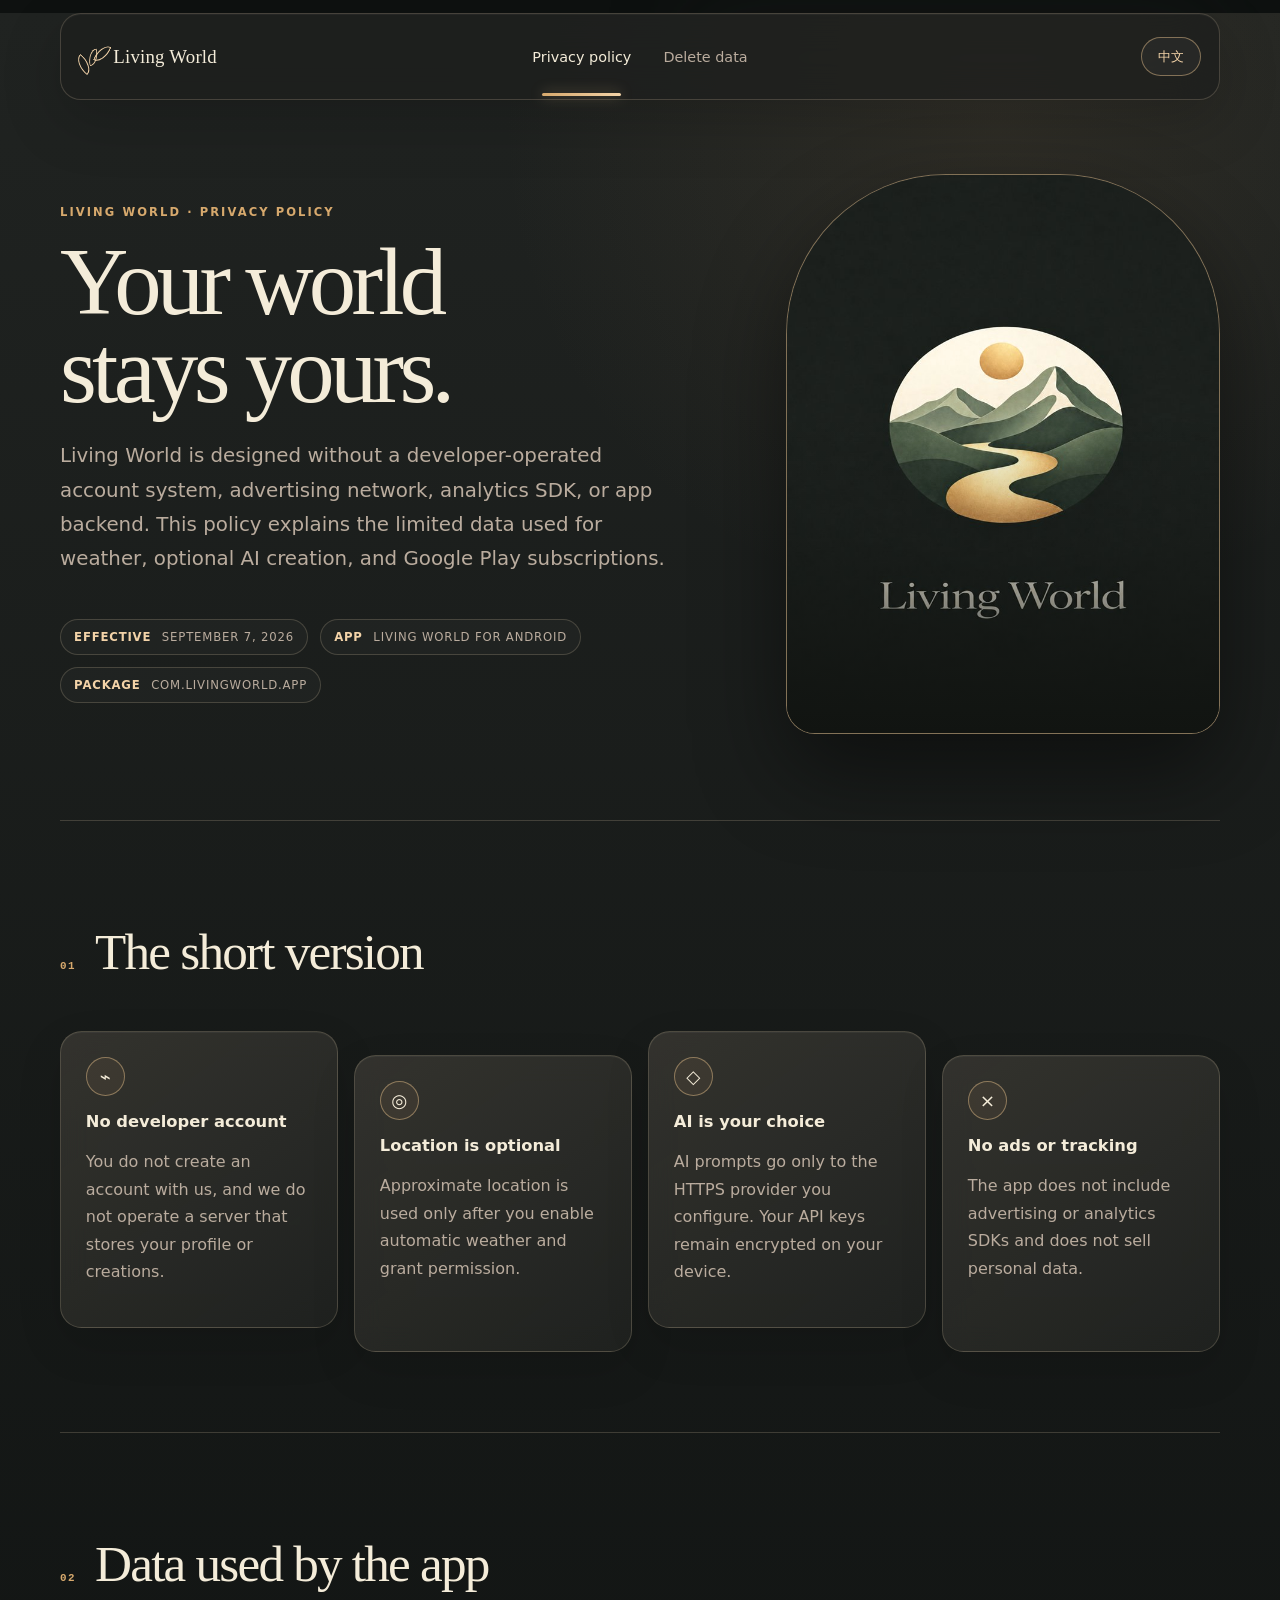
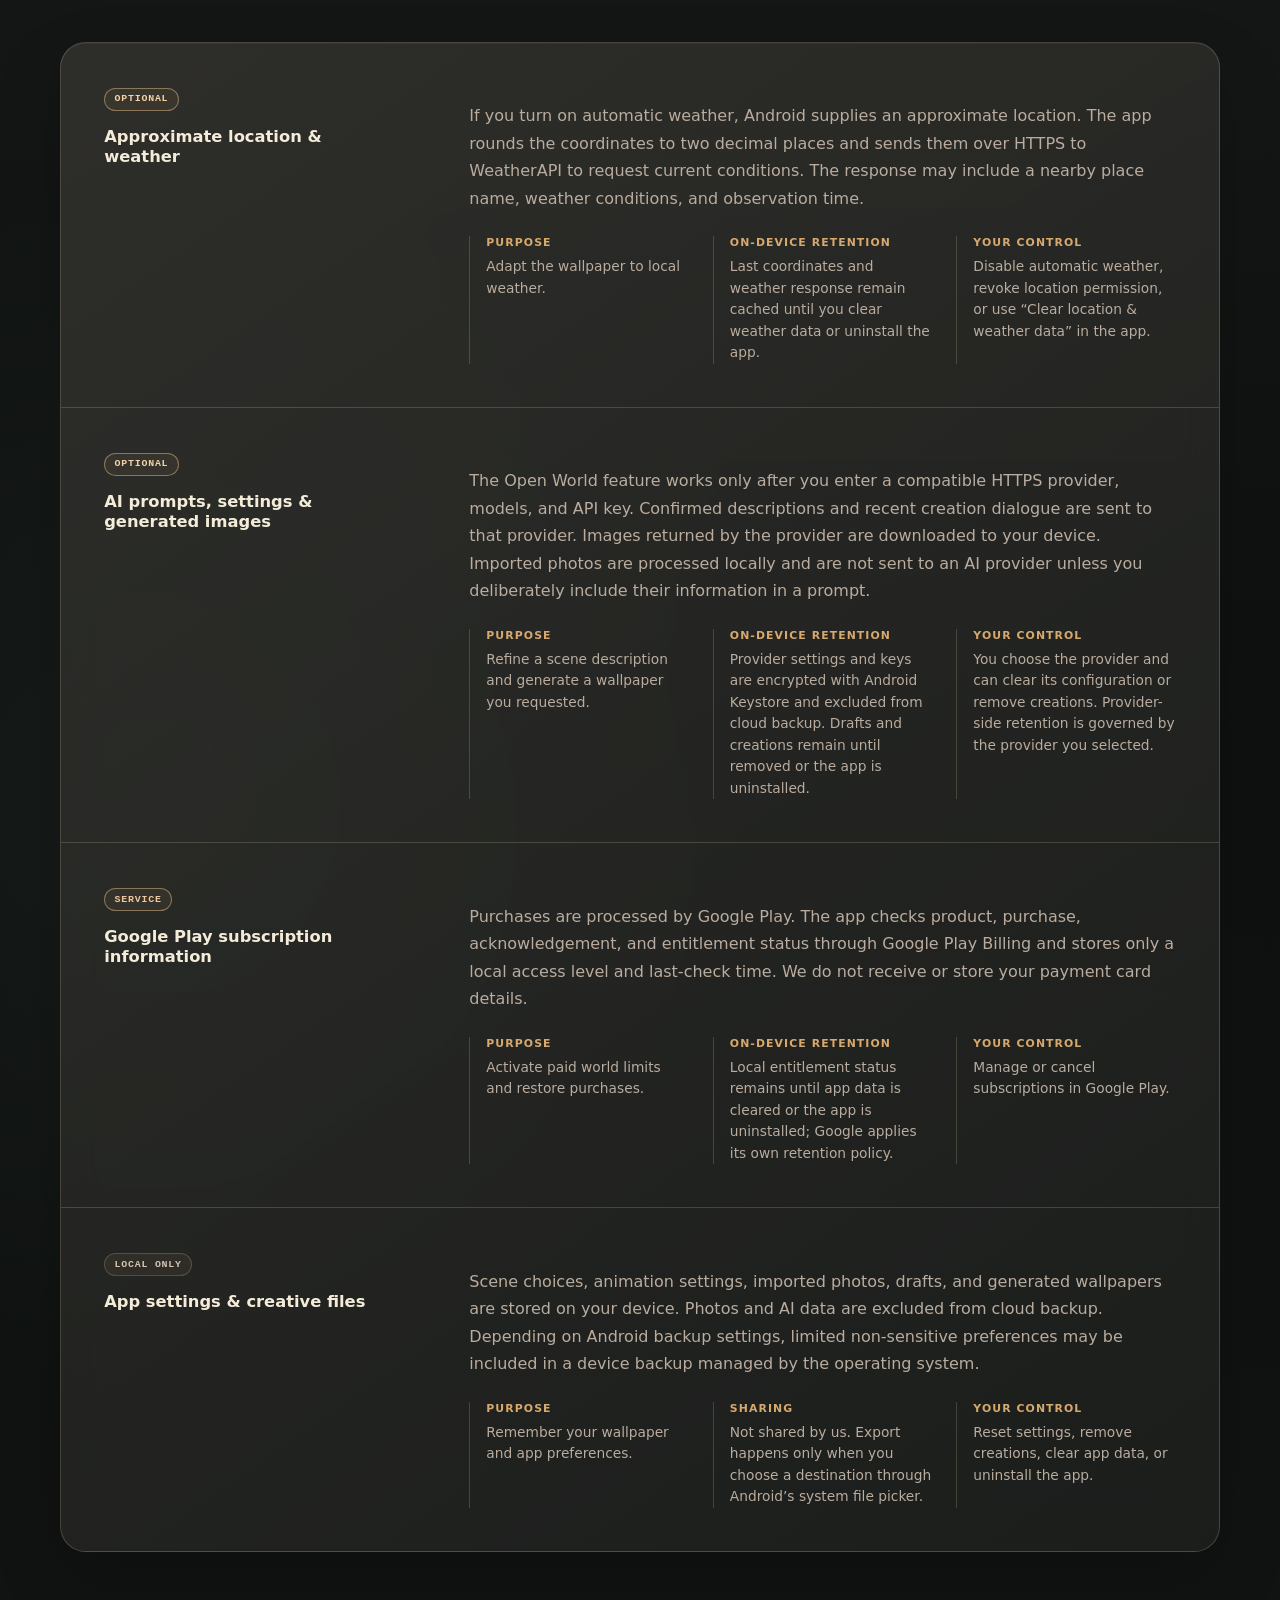
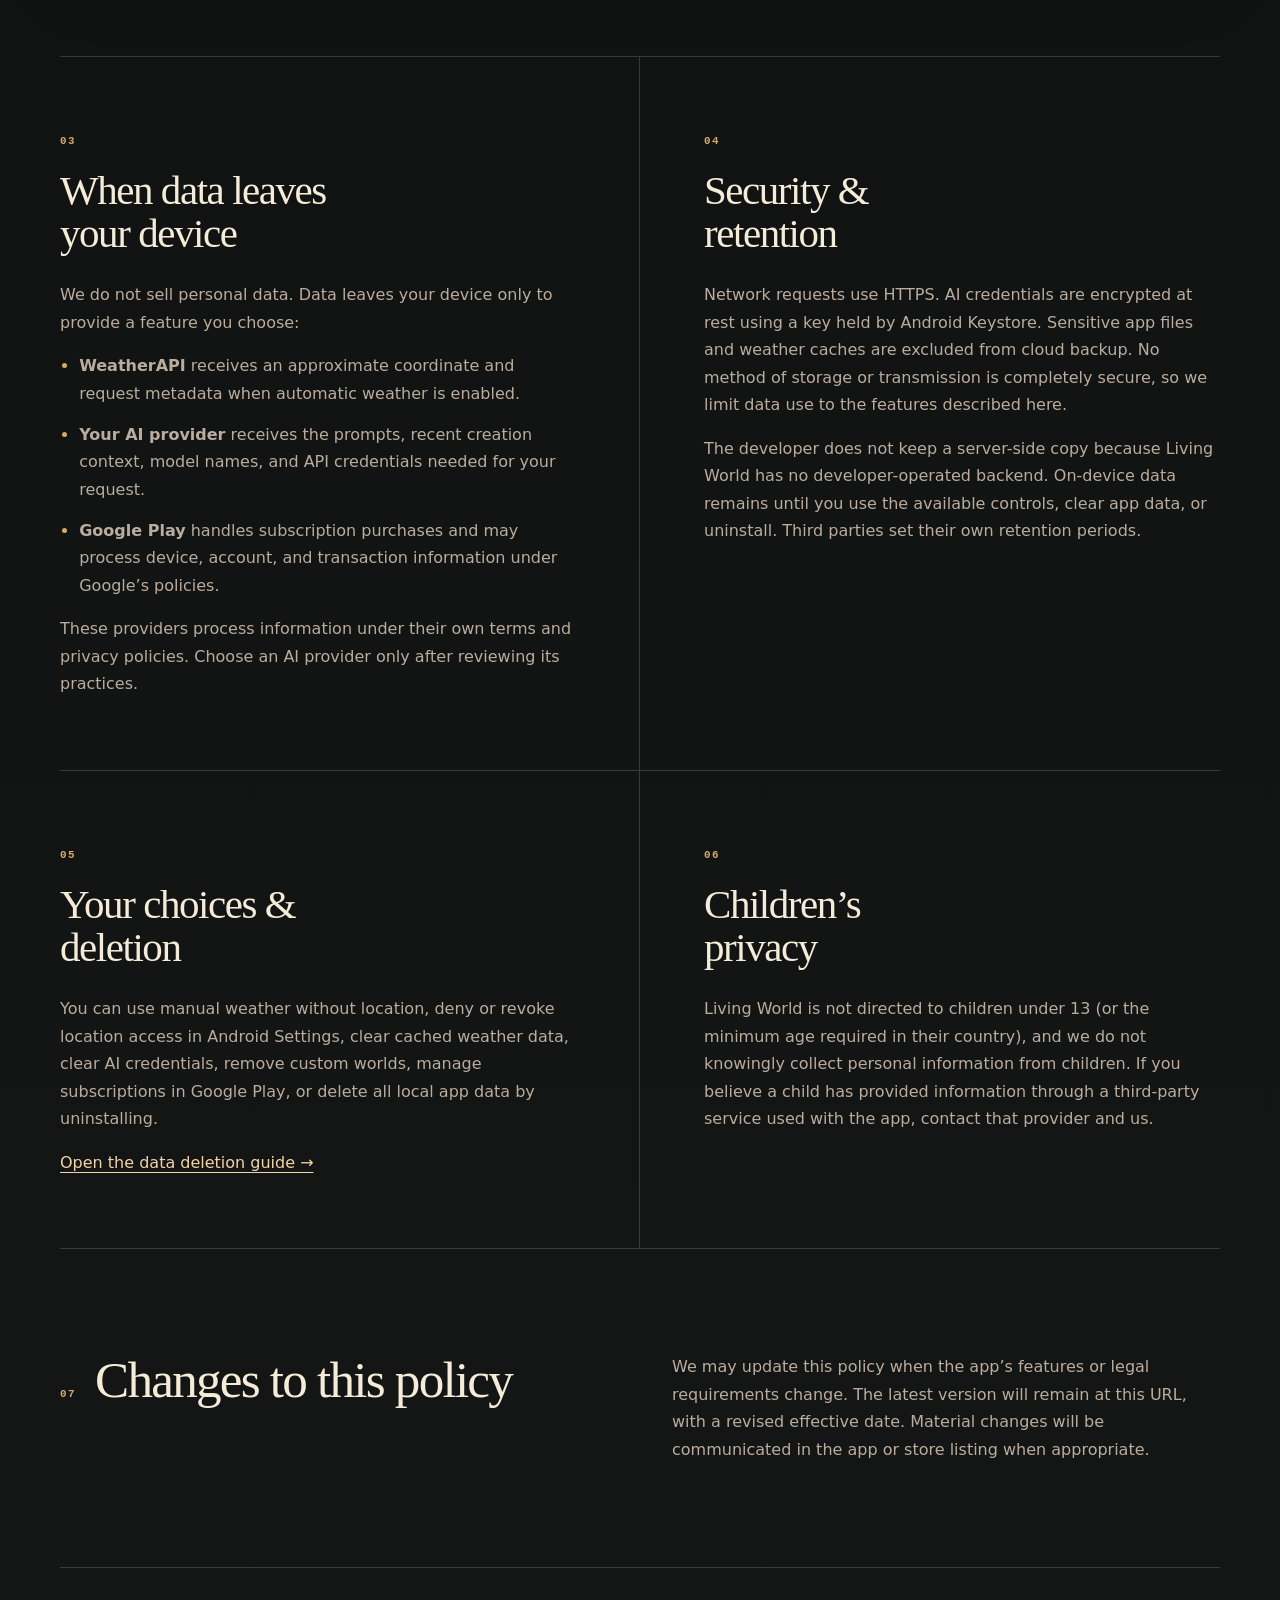
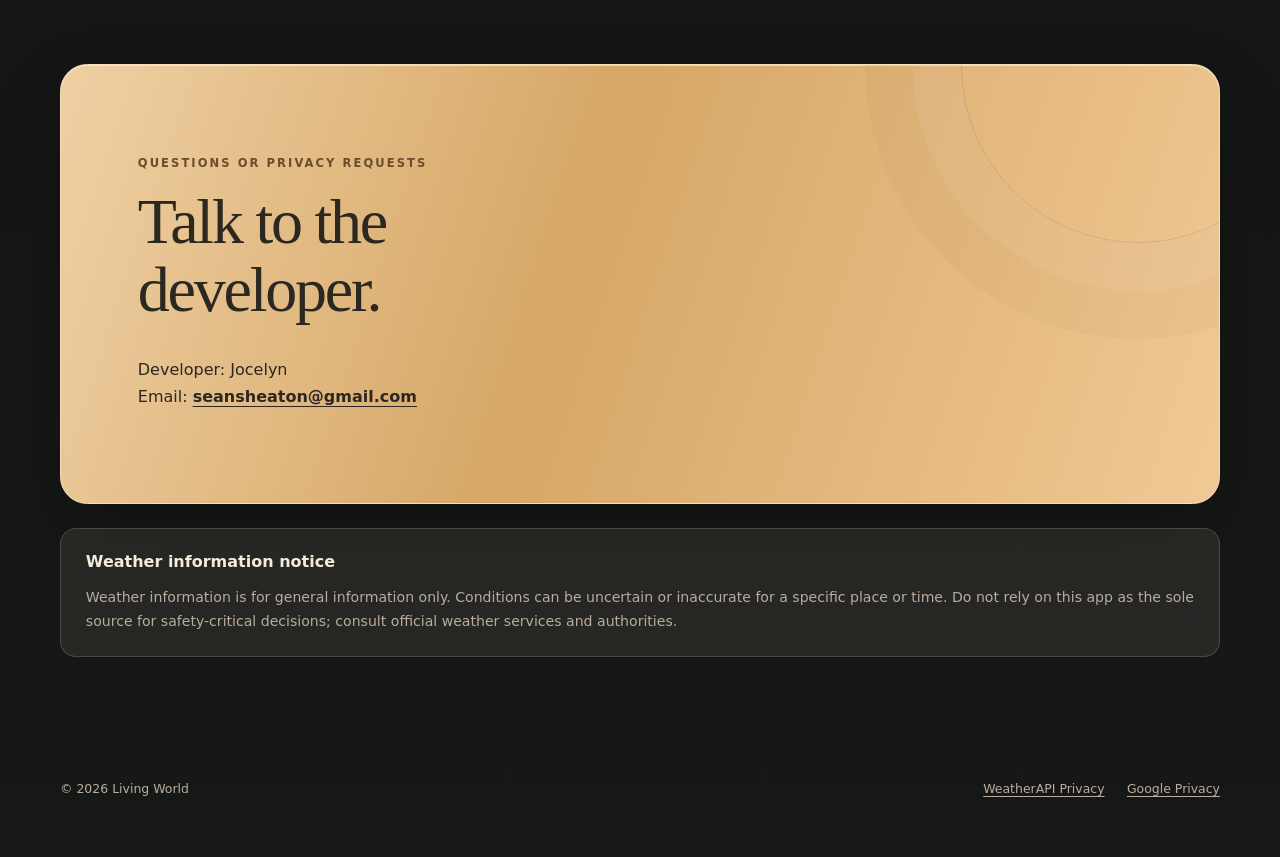
<file: index.html>
<!doctype html>
<html lang="en">
<head>
  <meta charset="utf-8">
  <meta name="viewport" content="width=device-width, initial-scale=1">
  <meta name="color-scheme" content="dark">
  <meta name="theme-color" content="#081712">
  <meta name="description" content="Living World privacy policy: what data the Android app uses, why it is used, where it goes, and how to delete it.">
  <title>Privacy Policy · Living World</title>
  <link rel="stylesheet" href="assets/site.css">
</head>
<body>
  <a class="skip-link" href="#policy">Skip to policy</a>
  <header class="site-header">
    <a class="brand" href="./" aria-label="Living World privacy home">
      <span class="brand-mark" aria-hidden="true"><i></i><i></i><i></i></span>
      <span>Living World</span>
    </a>
    <nav aria-label="Privacy navigation">
      <a class="active" href="./" data-i18n="navPolicy">Privacy policy</a>
      <a href="data-deletion.html" data-i18n="navDelete">Delete data</a>
    </nav>
    <button class="language" type="button" aria-label="Switch language" aria-pressed="false">
      <span class="language-en">中文</span><span class="language-zh">English</span>
    </button>
  </header>

  <main id="policy">
    <section class="intro">
      <div class="intro-copy">
        <div class="eyebrow" data-i18n="eyebrow">LIVING WORLD · PRIVACY POLICY</div>
        <h1 data-i18n="title">Your world stays yours.</h1>
        <p class="lede" data-i18n="lede">Living World is designed without a developer-operated account system, advertising network, analytics SDK, or app backend. This policy explains the limited data used for weather, optional AI creation, and Google Play subscriptions.</p>
        <div class="meta">
          <span><b data-i18n="effectiveLabel">Effective</b> <time datetime="2026-09-07" data-i18n="effectiveDate">September 7, 2026</time></span>
          <span><b data-i18n="appLabel">App</b> Living World for Android</span>
          <span><b data-i18n="packageLabel">Package</b> com.livingworld.app</span>
        </div>
      </div>
      <div class="hero-visual" aria-hidden="true"><img src="assets/living-world-cover.jpg" alt=""></div>
    </section>

    <section class="summary" aria-labelledby="summary-title">
      <div>
        <span class="number">01</span>
        <h2 id="summary-title" data-i18n="summaryTitle">The short version</h2>
      </div>
      <div class="summary-grid">
        <article><span class="icon" aria-hidden="true">⌁</span><h3 data-i18n="summaryOneTitle">No developer account</h3><p data-i18n="summaryOneBody">You do not create an account with us, and we do not operate a server that stores your profile or creations.</p></article>
        <article><span class="icon" aria-hidden="true">◎</span><h3 data-i18n="summaryTwoTitle">Location is optional</h3><p data-i18n="summaryTwoBody">Approximate location is used only after you enable automatic weather and grant permission.</p></article>
        <article><span class="icon" aria-hidden="true">◇</span><h3 data-i18n="summaryThreeTitle">AI is your choice</h3><p data-i18n="summaryThreeBody">AI prompts go only to the HTTPS provider you configure. Your API keys remain encrypted on your device.</p></article>
        <article><span class="icon" aria-hidden="true">×</span><h3 data-i18n="summaryFourTitle">No ads or tracking</h3><p data-i18n="summaryFourBody">The app does not include advertising or analytics SDKs and does not sell personal data.</p></article>
      </div>
    </section>

    <section class="policy-block" aria-labelledby="data-title">
      <div class="section-heading"><span class="number">02</span><h2 id="data-title" data-i18n="dataTitle">Data used by the app</h2></div>
      <div class="data-list">
        <article>
          <div><span class="tag optional" data-i18n="optional">OPTIONAL</span><h3 data-i18n="locationTitle">Approximate location & weather</h3></div>
          <div><p data-i18n="locationBody">If you turn on automatic weather, Android supplies an approximate location. The app rounds the coordinates to two decimal places and sends them over HTTPS to WeatherAPI to request current conditions. The response may include a nearby place name, weather conditions, and observation time.</p>
          <dl><div><dt data-i18n="purpose">Purpose</dt><dd data-i18n="locationPurpose">Adapt the wallpaper to local weather.</dd></div><div><dt data-i18n="retention">On-device retention</dt><dd data-i18n="locationRetention">Last coordinates and weather response remain cached until you clear weather data or uninstall the app.</dd></div><div><dt data-i18n="control">Your control</dt><dd data-i18n="locationControl">Disable automatic weather, revoke location permission, or use “Clear location & weather data” in the app.</dd></div></dl></div>
        </article>
        <article>
          <div><span class="tag optional" data-i18n="optional">OPTIONAL</span><h3 data-i18n="aiTitle">AI prompts, settings & generated images</h3></div>
          <div><p data-i18n="aiBody">The Open World feature works only after you enter a compatible HTTPS provider, models, and API key. Confirmed descriptions and recent creation dialogue are sent to that provider. Images returned by the provider are downloaded to your device. Imported photos are processed locally and are not sent to an AI provider unless you deliberately include their information in a prompt.</p>
          <dl><div><dt data-i18n="purpose">Purpose</dt><dd data-i18n="aiPurpose">Refine a scene description and generate a wallpaper you requested.</dd></div><div><dt data-i18n="retention">On-device retention</dt><dd data-i18n="aiRetention">Provider settings and keys are encrypted with Android Keystore and excluded from cloud backup. Drafts and creations remain until removed or the app is uninstalled.</dd></div><div><dt data-i18n="control">Your control</dt><dd data-i18n="aiControl">You choose the provider and can clear its configuration or remove creations. Provider-side retention is governed by the provider you selected.</dd></div></dl></div>
        </article>
        <article>
          <div><span class="tag service" data-i18n="service">SERVICE</span><h3 data-i18n="billingTitle">Google Play subscription information</h3></div>
          <div><p data-i18n="billingBody">Purchases are processed by Google Play. The app checks product, purchase, acknowledgement, and entitlement status through Google Play Billing and stores only a local access level and last-check time. We do not receive or store your payment card details.</p>
          <dl><div><dt data-i18n="purpose">Purpose</dt><dd data-i18n="billingPurpose">Activate paid world limits and restore purchases.</dd></div><div><dt data-i18n="retention">On-device retention</dt><dd data-i18n="billingRetention">Local entitlement status remains until app data is cleared or the app is uninstalled; Google applies its own retention policy.</dd></div><div><dt data-i18n="control">Your control</dt><dd data-i18n="billingControl">Manage or cancel subscriptions in Google Play.</dd></div></dl></div>
        </article>
        <article>
          <div><span class="tag local" data-i18n="localOnly">LOCAL ONLY</span><h3 data-i18n="localTitle">App settings & creative files</h3></div>
          <div><p data-i18n="localBody">Scene choices, animation settings, imported photos, drafts, and generated wallpapers are stored on your device. Photos and AI data are excluded from cloud backup. Depending on Android backup settings, limited non-sensitive preferences may be included in a device backup managed by the operating system.</p>
          <dl><div><dt data-i18n="purpose">Purpose</dt><dd data-i18n="localPurpose">Remember your wallpaper and app preferences.</dd></div><div><dt data-i18n="sharing">Sharing</dt><dd data-i18n="localSharing">Not shared by us. Export happens only when you choose a destination through Android’s system file picker.</dd></div><div><dt data-i18n="control">Your control</dt><dd data-i18n="localControl">Reset settings, remove creations, clear app data, or uninstall the app.</dd></div></dl></div>
        </article>
      </div>
    </section>

    <section class="two-column" aria-label="Additional privacy information">
      <article>
        <span class="number">03</span>
        <h2 data-i18n="sharingTitle">When data leaves your device</h2>
        <p data-i18n="sharingBody">We do not sell personal data. Data leaves your device only to provide a feature you choose:</p>
        <ul>
          <li data-i18n="sharingWeather"><strong>WeatherAPI</strong> receives an approximate coordinate and request metadata when automatic weather is enabled.</li>
          <li data-i18n="sharingAi"><strong>Your AI provider</strong> receives the prompts, recent creation context, model names, and API credentials needed for your request.</li>
          <li data-i18n="sharingGoogle"><strong>Google Play</strong> handles subscription purchases and may process device, account, and transaction information under Google’s policies.</li>
        </ul>
        <p data-i18n="providerNotice">These providers process information under their own terms and privacy policies. Choose an AI provider only after reviewing its practices.</p>
      </article>
      <article>
        <span class="number">04</span>
        <h2 data-i18n="securityTitle">Security & retention</h2>
        <p data-i18n="securityBody">Network requests use HTTPS. AI credentials are encrypted at rest using a key held by Android Keystore. Sensitive app files and weather caches are excluded from cloud backup. No method of storage or transmission is completely secure, so we limit data use to the features described here.</p>
        <p data-i18n="retentionBody">The developer does not keep a server-side copy because Living World has no developer-operated backend. On-device data remains until you use the available controls, clear app data, or uninstall. Third parties set their own retention periods.</p>
      </article>
      <article>
        <span class="number">05</span>
        <h2 data-i18n="rightsTitle">Your choices & deletion</h2>
        <p data-i18n="rightsBody">You can use manual weather without location, deny or revoke location access in Android Settings, clear cached weather data, clear AI credentials, remove custom worlds, manage subscriptions in Google Play, or delete all local app data by uninstalling.</p>
        <p><a class="text-link" href="data-deletion.html" data-i18n="deletionLink">Open the data deletion guide →</a></p>
      </article>
      <article>
        <span class="number">06</span>
        <h2 data-i18n="childrenTitle">Children’s privacy</h2>
        <p data-i18n="childrenBody">Living World is not directed to children under 13 (or the minimum age required in their country), and we do not knowingly collect personal information from children. If you believe a child has provided information through a third-party service used with the app, contact that provider and us.</p>
      </article>
    </section>

    <section class="changes">
      <div><span class="number">07</span><h2 data-i18n="changesTitle">Changes to this policy</h2></div>
      <p data-i18n="changesBody">We may update this policy when the app’s features or legal requirements change. The latest version will remain at this URL, with a revised effective date. Material changes will be communicated in the app or store listing when appropriate.</p>
    </section>

    <section class="contact" aria-labelledby="contact-title">
      <p class="eyebrow" data-i18n="contactEyebrow">QUESTIONS OR PRIVACY REQUESTS</p>
      <h2 id="contact-title" data-i18n="contactTitle">Talk to the developer.</h2>
      <p><span data-i18n="developer">Developer</span>: Jocelyn<br><span data-i18n="email">Email</span>: <a href="mailto:seansheaton@gmail.com">seansheaton@gmail.com</a></p>
    </section>

    <aside class="weather-note">
      <strong data-i18n="weatherNoteTitle">Weather information notice</strong>
      <p data-i18n="weatherNoteBody">Weather information is for general information only. Conditions can be uncertain or inaccurate for a specific place or time. Do not rely on this app as the sole source for safety-critical decisions; consult official weather services and authorities.</p>
    </aside>
  </main>

  <footer>
    <span>© 2026 Living World</span>
    <span class="footer-links"><a href="https://www.weatherapi.com/privacy.aspx" rel="noreferrer">WeatherAPI Privacy</a><a href="https://policies.google.com/privacy" rel="noreferrer">Google Privacy</a></span>
  </footer>
  <script src="assets/site.js"></script>
</body>
</html>
</file>
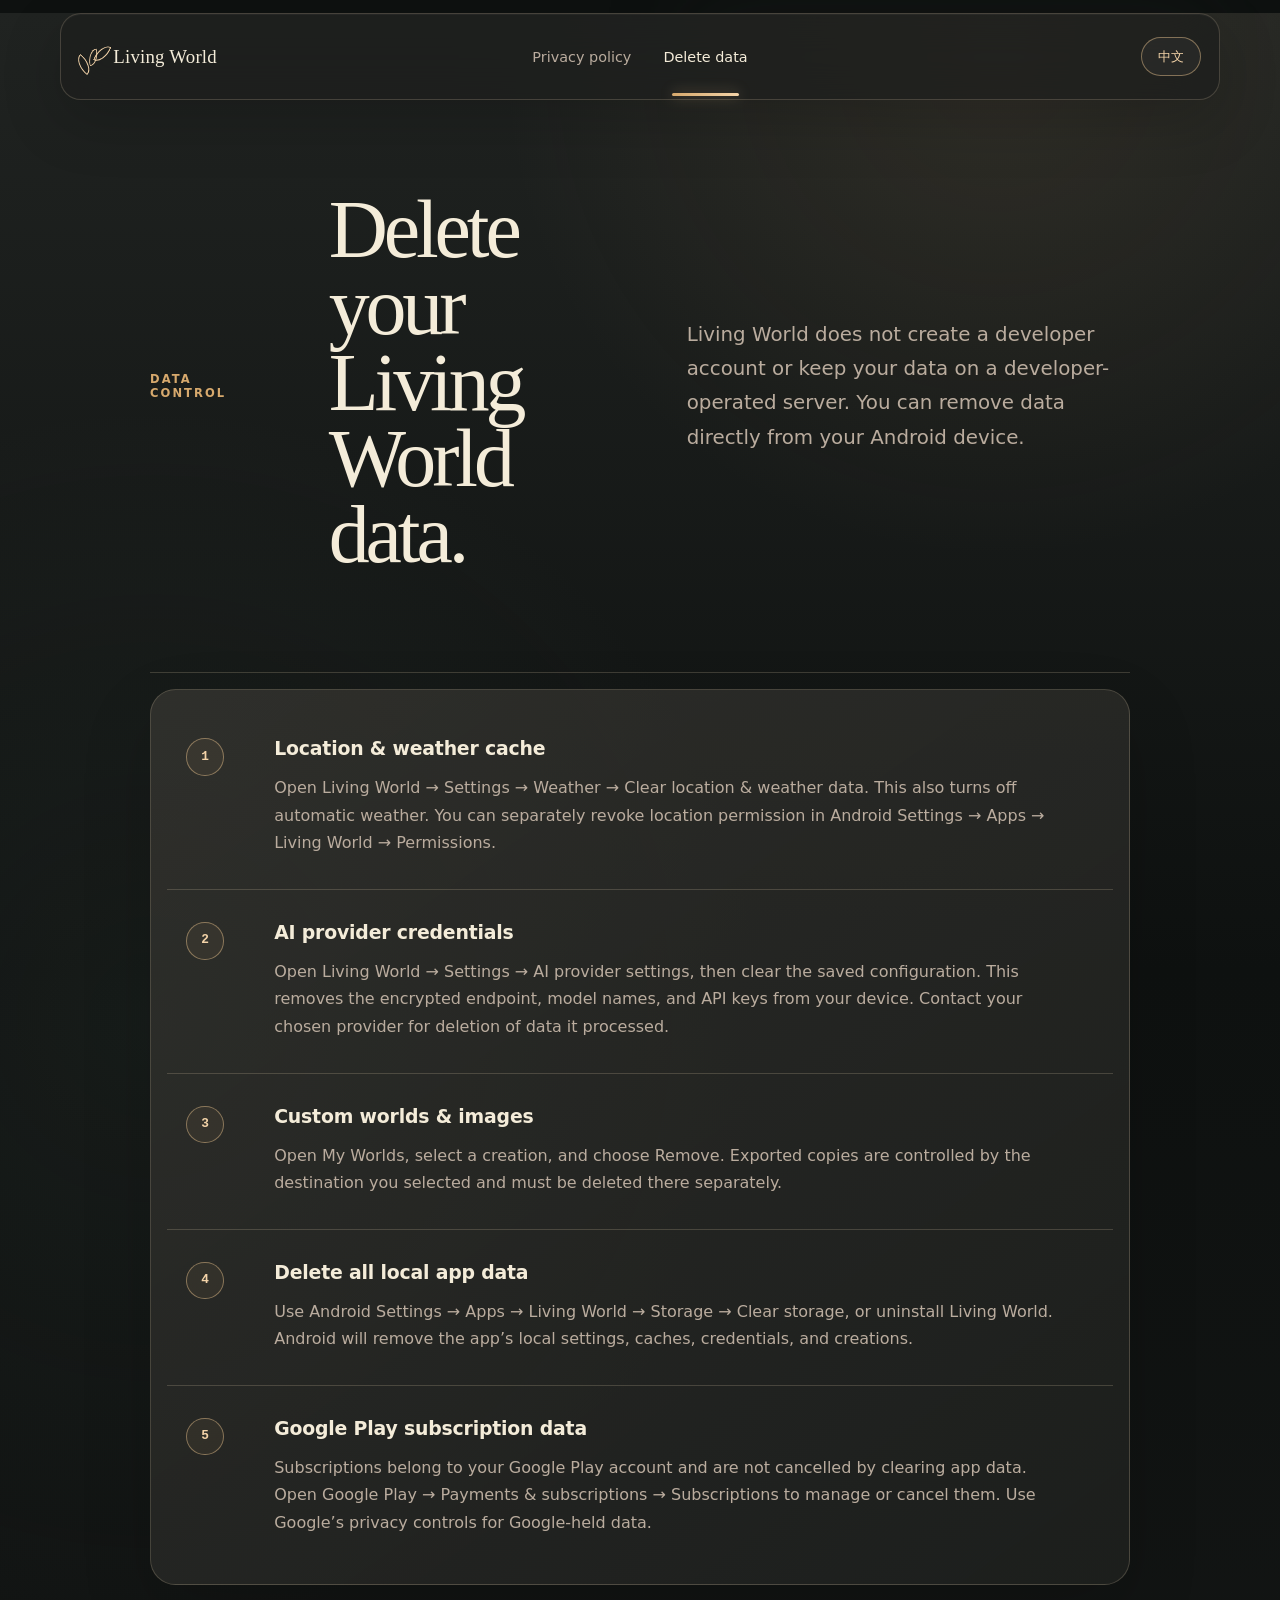
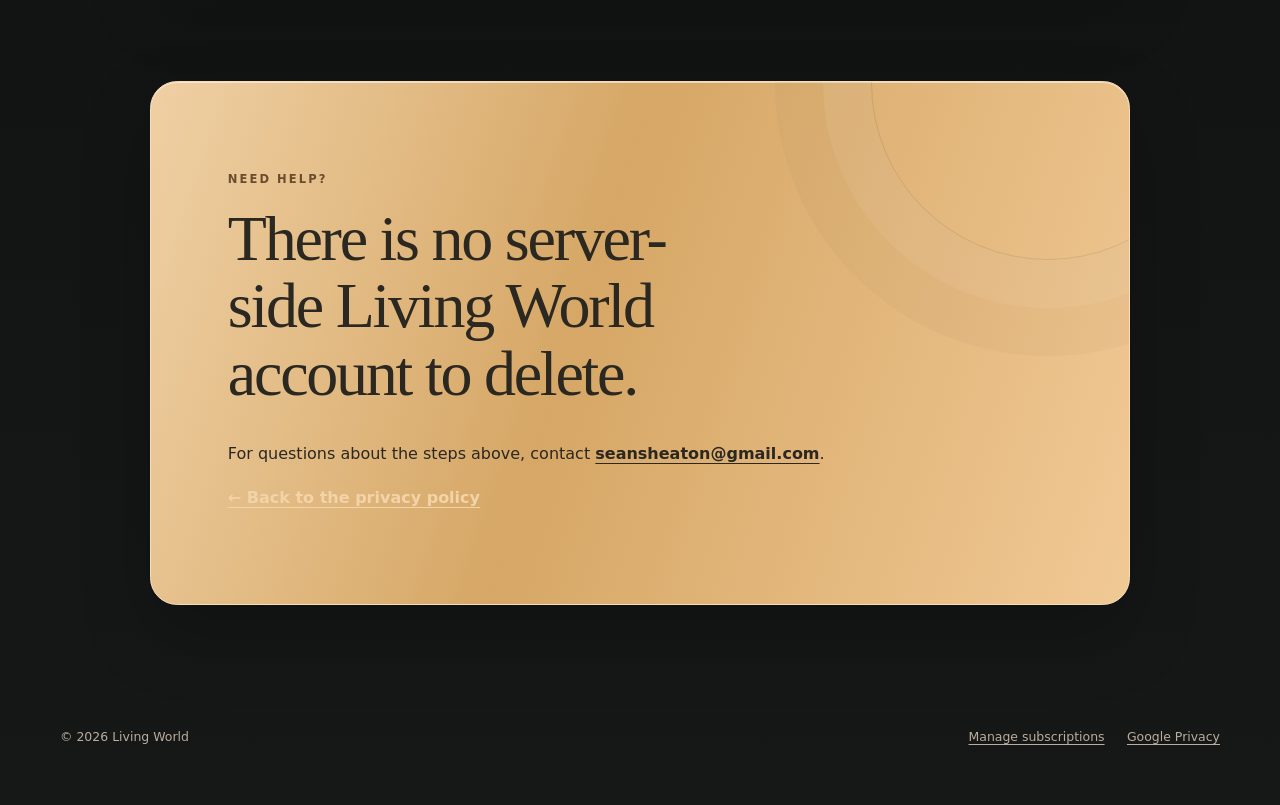
<file: data-deletion.html>
<!doctype html>
<html lang="en">
<head>
  <meta charset="utf-8">
  <meta name="viewport" content="width=device-width, initial-scale=1">
  <meta name="color-scheme" content="dark">
  <meta name="theme-color" content="#081712">
  <meta name="description" content="How to delete data stored by Living World on Android.">
  <title>Delete Your Data · Living World</title>
  <link rel="stylesheet" href="assets/site.css">
</head>
<body>
  <a class="skip-link" href="#deletion">Skip to deletion guide</a>
  <header class="site-header">
    <a class="brand" href="./" aria-label="Living World privacy home"><span class="brand-mark" aria-hidden="true"><i></i><i></i><i></i></span><span>Living World</span></a>
    <nav aria-label="Privacy navigation"><a href="./" data-i18n="navPolicy">Privacy policy</a><a class="active" href="data-deletion.html" data-i18n="navDelete">Delete data</a></nav>
    <button class="language" type="button" aria-label="Switch language" aria-pressed="false"><span class="language-en">中文</span><span class="language-zh">English</span></button>
  </header>
  <main id="deletion" class="deletion-page">
    <section class="intro compact">
      <div class="eyebrow" data-i18n="deleteEyebrow">DATA CONTROL</div>
      <h1 data-i18n="deleteTitle">Delete your Living World data.</h1>
      <p class="lede" data-i18n="deleteLede">Living World does not create a developer account or keep your data on a developer-operated server. You can remove data directly from your Android device.</p>
    </section>
    <section class="steps" aria-label="Deletion steps">
      <article><span class="step-number">1</span><div><h2 data-i18n="deleteWeatherTitle">Location & weather cache</h2><p data-i18n="deleteWeatherBody">Open Living World → Settings → Weather → Clear location & weather data. This also turns off automatic weather. You can separately revoke location permission in Android Settings → Apps → Living World → Permissions.</p></div></article>
      <article><span class="step-number">2</span><div><h2 data-i18n="deleteAiTitle">AI provider credentials</h2><p data-i18n="deleteAiBody">Open Living World → Settings → AI provider settings, then clear the saved configuration. This removes the encrypted endpoint, model names, and API keys from your device. Contact your chosen provider for deletion of data it processed.</p></div></article>
      <article><span class="step-number">3</span><div><h2 data-i18n="deleteWorldTitle">Custom worlds & images</h2><p data-i18n="deleteWorldBody">Open My Worlds, select a creation, and choose Remove. Exported copies are controlled by the destination you selected and must be deleted there separately.</p></div></article>
      <article><span class="step-number">4</span><div><h2 data-i18n="deleteAllTitle">Delete all local app data</h2><p data-i18n="deleteAllBody">Use Android Settings → Apps → Living World → Storage → Clear storage, or uninstall Living World. Android will remove the app’s local settings, caches, credentials, and creations.</p></div></article>
      <article><span class="step-number">5</span><div><h2 data-i18n="deleteBillingTitle">Google Play subscription data</h2><p data-i18n="deleteBillingBody">Subscriptions belong to your Google Play account and are not cancelled by clearing app data. Open Google Play → Payments & subscriptions → Subscriptions to manage or cancel them. Use Google’s privacy controls for Google-held data.</p></div></article>
    </section>
    <section class="contact deletion-contact">
      <p class="eyebrow" data-i18n="deleteHelpEyebrow">NEED HELP?</p>
      <h2 data-i18n="deleteHelpTitle">There is no server-side Living World account to delete.</h2>
      <p><span data-i18n="deleteHelpBody">For questions about the steps above, contact</span> <a href="mailto:seansheaton@gmail.com">seansheaton@gmail.com</a>.</p>
      <p><a class="text-link" href="./" data-i18n="backPolicy">← Back to the privacy policy</a></p>
    </section>
  </main>
  <footer><span>© 2026 Living World</span><span class="footer-links"><a href="https://support.google.com/googleplay/answer/7018481" rel="noreferrer">Manage subscriptions</a><a href="https://policies.google.com/privacy" rel="noreferrer">Google Privacy</a></span></footer>
  <script src="assets/site.js"></script>
</body>
</html>
</file>
<file: assets/site.css>
:root {
  --ink: #171a19;
  --ink-deep: #0e1110;
  --panel: rgba(49, 48, 43, .58);
  --panel-solid: #292a27;
  --line: rgba(230, 208, 177, .20);
  --line-strong: rgba(230, 192, 140, .48);
  --cream: #f4ecd9;
  --muted: #baac9e;
  --gold: #d7a96d;
  --gold-light: #f3d3a8;
  --max: 1160px;
  font-family: Inter, ui-sans-serif, system-ui, -apple-system, BlinkMacSystemFont, "Segoe UI", "Noto Sans SC", sans-serif;
  color: var(--cream);
  background: var(--ink-deep);
  font-synthesis: none;
}
* { box-sizing: border-box; }
html { scroll-behavior: smooth; }
body {
  margin: 0;
  min-width: 320px;
  color: var(--cream);
  background:
    radial-gradient(circle at 78% 2%, rgba(135, 109, 76, .16), transparent 31rem),
    radial-gradient(circle at 12% 42%, rgba(58, 70, 63, .20), transparent 38rem),
    linear-gradient(180deg, #202321 0%, var(--ink-deep) 40%, #161817 100%);
}
body::before {
  content: "";
  position: fixed;
  inset: 0;
  z-index: -1;
  pointer-events: none;
  opacity: .22;
  background-image: url("living-world-cover.jpg");
  background-position: 92% 15%;
  background-size: min(42vw, 34rem) auto;
  background-repeat: no-repeat;
  filter: blur(42px) saturate(.55);
}
a { color: inherit; }
.skip-link { position: fixed; left: 1rem; top: -5rem; z-index: 30; padding: .75rem 1rem; background: var(--gold-light); color: var(--ink); border-radius: 999px; }
.skip-link:focus { top: 1rem; }
.site-header {
  position: sticky;
  top: 0;
  z-index: 20;
  width: min(var(--max), calc(100% - 2.5rem));
  min-height: 5.35rem;
  margin: .8rem auto 0;
  padding: 0 1.1rem;
  display: grid;
  grid-template-columns: 1fr auto 1fr;
  align-items: center;
  border: 1px solid var(--line);
  border-radius: 1.3rem;
  background: rgba(29, 31, 29, .76);
  box-shadow: 0 20px 60px rgba(0, 0, 0, .18), inset 0 1px rgba(255, 255, 255, .035);
  backdrop-filter: blur(22px) saturate(1.15);
}
.brand { display: inline-flex; gap: .72rem; align-items: center; width: fit-content; font-family: Georgia, "Times New Roman", "Noto Serif SC", serif; font-size: 1.18rem; text-decoration: none; letter-spacing: .01em; }
.brand-mark { position: relative; display: inline-block; width: 1.45rem; height: 1.45rem; transform: rotate(-12deg); }
.brand-mark i { position: absolute; display: block; width: .72rem; height: 1.2rem; bottom: .05rem; border: 1.5px solid var(--gold-light); border-radius: 100% 0 100% 0; transform-origin: bottom right; }
.brand-mark i:nth-child(1) { left: .12rem; transform: rotate(-38deg); }
.brand-mark i:nth-child(2) { left: .45rem; bottom: .12rem; transform: rotate(1deg) scale(.85); }
.brand-mark i:nth-child(3) { left: .68rem; transform: rotate(35deg); }
nav { display: flex; gap: 2rem; height: 5.35rem; align-items: center; }
nav a { position: relative; color: var(--muted); text-decoration: none; font-size: .9rem; }
nav a:hover, nav a:focus-visible, nav a.active { color: var(--cream); }
nav a.active::after { content: ""; position: absolute; left: 10%; right: 10%; bottom: -1.96rem; height: 3px; border-radius: 3px; background: linear-gradient(90deg, var(--gold), var(--gold-light)); box-shadow: 0 0 14px rgba(241, 200, 145, .42); }
.language { justify-self: end; border: 1px solid var(--line-strong); background: rgba(255,255,255,.035); color: var(--gold-light); padding: .58rem 1rem; border-radius: 999px; font: inherit; font-size: .84rem; cursor: pointer; }
.language:hover, .language:focus-visible { background: rgba(215,169,109,.12); border-color: var(--gold-light); }
.language-zh, html[lang="zh-CN"] .language-en { display: none; }
html[lang="zh-CN"] .language-zh { display: inline; }
main, footer { width: min(var(--max), calc(100% - 3rem)); margin-inline: auto; }
.intro {
  min-height: 42rem;
  padding: 4.6rem 0 5.4rem;
  display: grid;
  grid-template-columns: minmax(0, 1.18fr) minmax(18rem, .82fr);
  gap: clamp(3rem, 8vw, 7.5rem);
  align-items: center;
  border-bottom: 1px solid var(--line);
}
.intro-copy { position: relative; z-index: 2; }
.hero-visual {
  position: relative;
  height: 35rem;
  border: 1px solid var(--line-strong);
  border-radius: 10rem 10rem 1.8rem 1.8rem;
  overflow: hidden;
  background: var(--panel-solid);
  box-shadow: 0 38px 90px rgba(0,0,0,.46), inset 0 1px rgba(255,255,255,.10);
}
.hero-visual::after { content: ""; position: absolute; inset: 0; background: linear-gradient(180deg, transparent 42%, rgba(11,14,13,.18) 64%, #111411 100%); }
.hero-visual img { width: 100%; height: 100%; object-fit: cover; object-position: center 42%; filter: saturate(.82) contrast(1.04); }
.intro.compact { min-height: 30rem; display: flex; padding-bottom: 4.6rem; }
.eyebrow { color: var(--gold); font-size: .72rem; font-weight: 780; letter-spacing: .18em; }
h1 { max-width: 11ch; margin: 1.15rem 0 1.6rem; font-family: Georgia, "Times New Roman", "Noto Serif SC", serif; font-weight: 400; font-size: clamp(3.8rem, 7.4vw, 7rem); line-height: .93; letter-spacing: -.05em; text-wrap: balance; }
.compact h1 { max-width: 14ch; font-size: clamp(3.2rem, 6.4vw, 5.8rem); }
.lede { max-width: 44rem; margin: 0; color: var(--muted); font-size: clamp(1.04rem, 1.55vw, 1.25rem); line-height: 1.72; }
.meta { display: flex; flex-wrap: wrap; gap: .75rem; margin-top: 2.7rem; color: var(--muted); font-size: .73rem; text-transform: uppercase; letter-spacing: .07em; }
.meta span { padding: .62rem .82rem; border: 1px solid var(--line); border-radius: 999px; background: rgba(255,255,255,.025); }
.meta b { margin-right: .38rem; color: var(--gold-light); }
.summary, .policy-block, .changes { padding: 6.5rem 0; border-bottom: 1px solid var(--line); }
.summary > div:first-child, .section-heading, .changes > div { display: flex; align-items: baseline; gap: 1.2rem; margin-bottom: 3.2rem; }
.number { color: var(--gold); font: 800 .68rem/1 ui-monospace, SFMono-Regular, Consolas, monospace; letter-spacing: .13em; }
h2 { margin: 0; font-family: Georgia, "Times New Roman", "Noto Serif SC", serif; font-weight: 400; font-size: clamp(2.15rem, 4vw, 3.7rem); line-height: 1.06; letter-spacing: -.035em; }
h3 { margin: 1rem 0 .65rem; font-size: 1.02rem; line-height: 1.25; }
p, li, dd { font-size: 1rem; line-height: 1.72; }
.summary-grid { display: grid; grid-template-columns: repeat(4, 1fr); gap: 1rem; }
.summary-grid article {
  min-height: 16.5rem;
  padding: 1.55rem;
  border: 1px solid var(--line);
  border-radius: 1.35rem;
  background: linear-gradient(145deg, rgba(63,61,55,.7), rgba(37,39,36,.64));
  box-shadow: inset 0 1px rgba(255,255,255,.04), 0 18px 45px rgba(0,0,0,.12);
  backdrop-filter: blur(14px);
}
.summary-grid article:nth-child(2), .summary-grid article:nth-child(4) { transform: translateY(1.5rem); }
.summary-grid p, .policy-block p, .two-column p, .changes > p { color: var(--muted); }
.icon { display: grid; place-items: center; width: 2.45rem; height: 2.45rem; color: var(--cream); border: 1px solid var(--line-strong); border-radius: 50%; font-size: 1.15rem; background: rgba(215,169,109,.08); }
.data-list { overflow: hidden; border: 1px solid var(--line); border-radius: 1.6rem; background: linear-gradient(145deg, rgba(62,60,55,.64), rgba(32,34,32,.72)); box-shadow: inset 0 1px rgba(255,255,255,.04), 0 28px 70px rgba(0,0,0,.16); backdrop-filter: blur(18px); }
.data-list > article { display: grid; grid-template-columns: minmax(14rem, .78fr) 2fr; gap: clamp(2rem, 7vw, 6.5rem); padding: 2.7rem; border-bottom: 1px solid var(--line); }
.data-list > article:last-child { border-bottom: 0; }
.tag { display: inline-block; padding: .34rem .58rem; border: 1px solid var(--line-strong); border-radius: 999px; font: 760 .62rem/1 ui-monospace, SFMono-Regular, Consolas, monospace; letter-spacing: .08em; color: var(--gold-light); background: rgba(215,169,109,.07); }
.tag.service { color: #efc99d; }
.tag.local { color: #d5c3b1; border-color: var(--line); }
dl { display: grid; grid-template-columns: repeat(3, 1fr); gap: 1.5rem; margin: 1.5rem 0 0; }
dl div { border-left: 1px solid var(--line); padding-left: 1rem; }
dt { color: var(--gold); font-size: .68rem; font-weight: 780; text-transform: uppercase; letter-spacing: .1em; }
dd { margin: .45rem 0 0; color: var(--muted); font-size: .86rem; line-height: 1.56; }
.two-column { display: grid; grid-template-columns: 1fr 1fr; }
.two-column article { min-height: 27rem; padding: 4.5rem clamp(0rem, 5vw, 4rem) 3.5rem 0; border-bottom: 1px solid var(--line); }
.two-column article:nth-child(odd) { border-right: 1px solid var(--line); }
.two-column article:nth-child(even) { padding-left: clamp(2rem, 5vw, 4rem); padding-right: 0; }
.two-column h2 { margin: 1.3rem 0 1.6rem; max-width: 13ch; font-size: clamp(2rem, 3.2vw, 3.2rem); }
ul { padding-left: 1.2rem; color: var(--muted); }
li { margin: .85rem 0; }
li::marker { color: var(--gold); }
.text-link { color: var(--gold-light); text-underline-offset: .28em; text-decoration-thickness: 1px; }
.changes { display: grid; grid-template-columns: 1fr 1fr; gap: 4rem; }
.changes > p { margin: 0; }
.contact {
  position: relative;
  overflow: hidden;
  margin-top: 6rem;
  padding: clamp(2.2rem, 6vw, 5rem);
  color: #2b2721;
  border: 1px solid #f6ddbb;
  border-radius: 1.7rem;
  background: linear-gradient(108deg, #efd0a4 0%, #d6a766 44%, #f1c995 100%);
  box-shadow: 0 30px 70px rgba(0,0,0,.22), inset 0 1px rgba(255,255,255,.5);
}
.contact::after { content: ""; position: absolute; width: 22rem; height: 22rem; right: -6rem; top: -11rem; border: 1px solid rgba(80,59,35,.13); border-radius: 50%; box-shadow: 0 0 0 3rem rgba(255,255,255,.055), 0 0 0 6rem rgba(80,59,35,.035); }
.contact > * { position: relative; z-index: 1; }
.contact .eyebrow { color: #6b4d2d; }
.contact h2 { max-width: 15ch; margin: .9rem 0 2rem; font-size: clamp(2.5rem, 5vw, 4.7rem); }
.contact a { font-weight: 760; text-underline-offset: .22em; }
.weather-note { margin: 1.5rem 0 4rem; padding: 1.4rem 1.55rem; border: 1px solid var(--line); border-radius: 1rem; background: rgba(53,52,48,.58); color: var(--muted); backdrop-filter: blur(12px); }
.weather-note strong { color: var(--cream); }
.weather-note p { margin-bottom: 0; font-size: .88rem; }
footer { min-height: 8.5rem; display: flex; justify-content: space-between; align-items: center; color: var(--muted); font-size: .78rem; }
.footer-links { display: flex; gap: 1.4rem; }
.footer-links a { text-underline-offset: .22em; }
.deletion-page { max-width: 980px; }
.steps { margin-top: 1rem; padding: 1rem; border: 1px solid var(--line); border-radius: 1.6rem; background: linear-gradient(145deg, rgba(62,60,55,.62), rgba(32,34,32,.75)); box-shadow: 0 28px 70px rgba(0,0,0,.16); }
.steps article { display: grid; grid-template-columns: 4rem 1fr; gap: 1.5rem; padding: 2rem 1.2rem; border-bottom: 1px solid var(--line); }
.steps article:last-child { border-bottom: 0; }
.step-number { display: grid; place-items: center; width: 2.35rem; height: 2.35rem; border: 1px solid var(--line-strong); border-radius: 50%; color: var(--gold-light); font: 700 .8rem/1 ui-monospace, monospace; background: rgba(215,169,109,.07); }
.steps h2 { font-family: inherit; font-weight: 680; font-size: 1.18rem; letter-spacing: -.01em; }
.steps p { max-width: 50rem; margin-bottom: 0; color: var(--muted); }
.deletion-contact { margin-bottom: 4rem; }
:focus-visible { outline: 3px solid var(--gold-light); outline-offset: 4px; }
@media (max-width: 900px) {
  .site-header { grid-template-columns: 1fr auto; }
  nav { grid-column: 1 / -1; grid-row: 2; height: 3.5rem; gap: 1.25rem; order: 3; }
  nav a.active::after { bottom: -1.04rem; }
  .intro { grid-template-columns: 1fr minmax(15rem, .62fr); gap: 2.5rem; }
  .hero-visual { height: 30rem; }
  .summary-grid { grid-template-columns: 1fr 1fr; }
  .data-list > article { grid-template-columns: 1fr; gap: .5rem; }
  dl { grid-template-columns: 1fr; }
  .two-column { grid-template-columns: 1fr; }
  .two-column article, .two-column article:nth-child(even) { min-height: auto; padding: 3.5rem 0; border-right: 0; }
  .changes { grid-template-columns: 1fr; gap: 0; }
}
@media (max-width: 640px) {
  .site-header, main, footer { width: min(100% - 2rem, var(--max)); }
  .site-header { padding-top: .75rem; border-radius: 1rem; }
  nav { gap: 1rem; overflow-x: auto; }
  .intro { min-height: 44rem; padding: 3.3rem 0 3.8rem; display: block; position: relative; overflow: hidden; }
  .intro-copy { min-height: 36rem; display: flex; flex-direction: column; justify-content: flex-end; padding: 2rem 1.1rem; }
  .hero-visual { position: absolute; inset: 1.5rem 0 1.5rem; height: auto; border-radius: 10rem 10rem 1.4rem 1.4rem; opacity: .55; }
  .hero-visual::after { background: linear-gradient(180deg, rgba(12,14,13,.12), rgba(15,17,16,.40) 40%, #151817 86%); }
  h1 { font-size: clamp(3.3rem, 16vw, 5.2rem); text-shadow: 0 3px 24px rgba(0,0,0,.45); }
  .lede { color: #cfc4b7; }
  .meta { gap: .5rem; }
  .summary, .policy-block, .changes { padding: 4.5rem 0; }
  .summary-grid { grid-template-columns: 1fr; }
  .summary-grid article { min-height: auto; }
  .summary-grid article:nth-child(2), .summary-grid article:nth-child(4) { transform: none; }
  .data-list > article { padding: 1.7rem; }
  .contact { margin-inline: -1rem; padding: 2.4rem 2rem; border-radius: 1.3rem; }
  footer { align-items: flex-start; flex-direction: column; justify-content: center; gap: 1rem; }
  .footer-links { flex-wrap: wrap; }
  .steps { margin-inline: -1rem; border-radius: 1.3rem; }
  .steps article { grid-template-columns: 2.5rem 1fr; gap: .75rem; padding-inline: .6rem; }
  .intro.compact { min-height: 27rem; padding: 3rem 0; }
  .intro.compact .intro-copy { min-height: auto; padding: 0; }
}
@media (prefers-reduced-motion: reduce) { html { scroll-behavior: auto; } }
</file>
